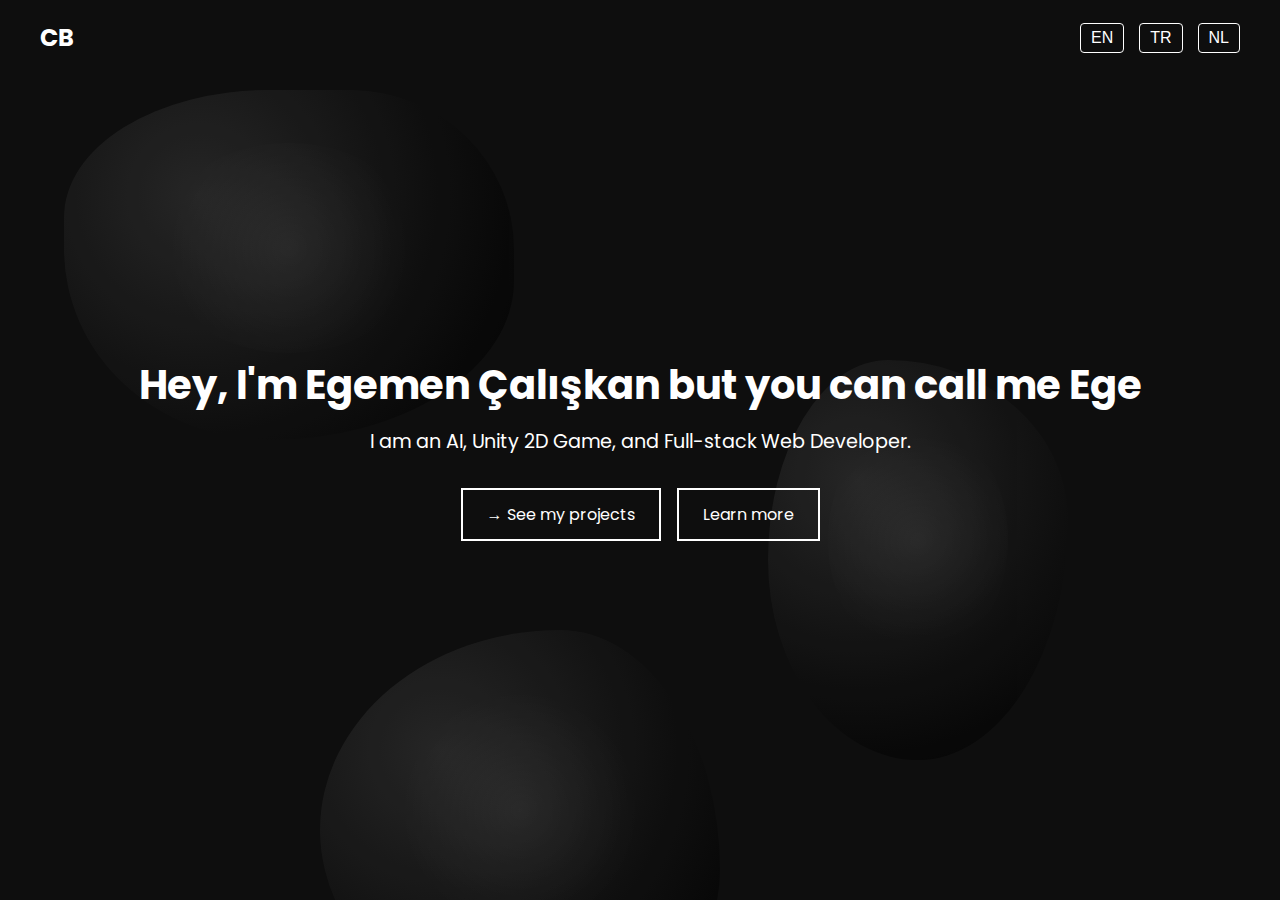
<file: index.html>
<!DOCTYPE html>
<html lang="fr">
<head>
  <meta charset="UTF-8">
  <meta name="viewport" content="width=device-width,initial-scale=1.0">
  <title>Charles Bruyere - Sharlee</title>
  <link rel="preconnect" href="https://fonts.googleapis.com">
  <link rel="preconnect" href="https://fonts.gstatic.com" crossorigin>
  <link 
  href="https://fonts.googleapis.com/css2?family=Poppins:wght@300;400;600&display=swap" rel="stylesheet">
  <link rel="stylesheet" href="styles.css">
</head>
<body>
  <!-- Üst Kısım (Logo & Dil Seçimi) -->
  <header>
    <div class="logo">CB</div>
    <div class="language-toggle">
      <button class="lang-btn" data-lang="en">EN</button>
      <button class="lang-btn" data-lang="tr">TR</button>
      <button class="lang-btn" data-lang="nl">NL</button>
    </div>
  </header>

  <!-- Fareye duyarlı şekilleri koyacağımız alan -->
  <div class="background-shapes">
    <!-- Her bir shape'i ayrı div ile tanımlayacağız -->
    <div class="shape shape1"></div>
    <div class="shape shape2"></div>
    <div class="shape shape3"></div>
  </div>

  <!-- Ana içerik (Hero) -->
  <main class="hero-content">
    <h1 data-key="greeting">Hey, je suis Charles Bruyere<br>mais vous pouvez m'appeler Sharlee</h1>
    <p data-key="description">Je suis designer graphique, UX/UI designer & développeur web front-end</p>
    <div class="buttons">
      <a href="placeholder.html" class="btn nav-link" data-key="projectsBtn">
        → voir mes projets
      </a>
      <a href="#about" class="btn" data-key="aboutBtn">en savoir plus</a>
    </div>
  </main>

  <!-- İleride eklenecek diğer bölümler (örneğin 'projects' ve 'about') -->
  <!-- 
  <section id="projects"> ... </section>
  <section id="about"> ... </section>
  -->

  <script src="script.js"></script>
</body>
</html>
</file>
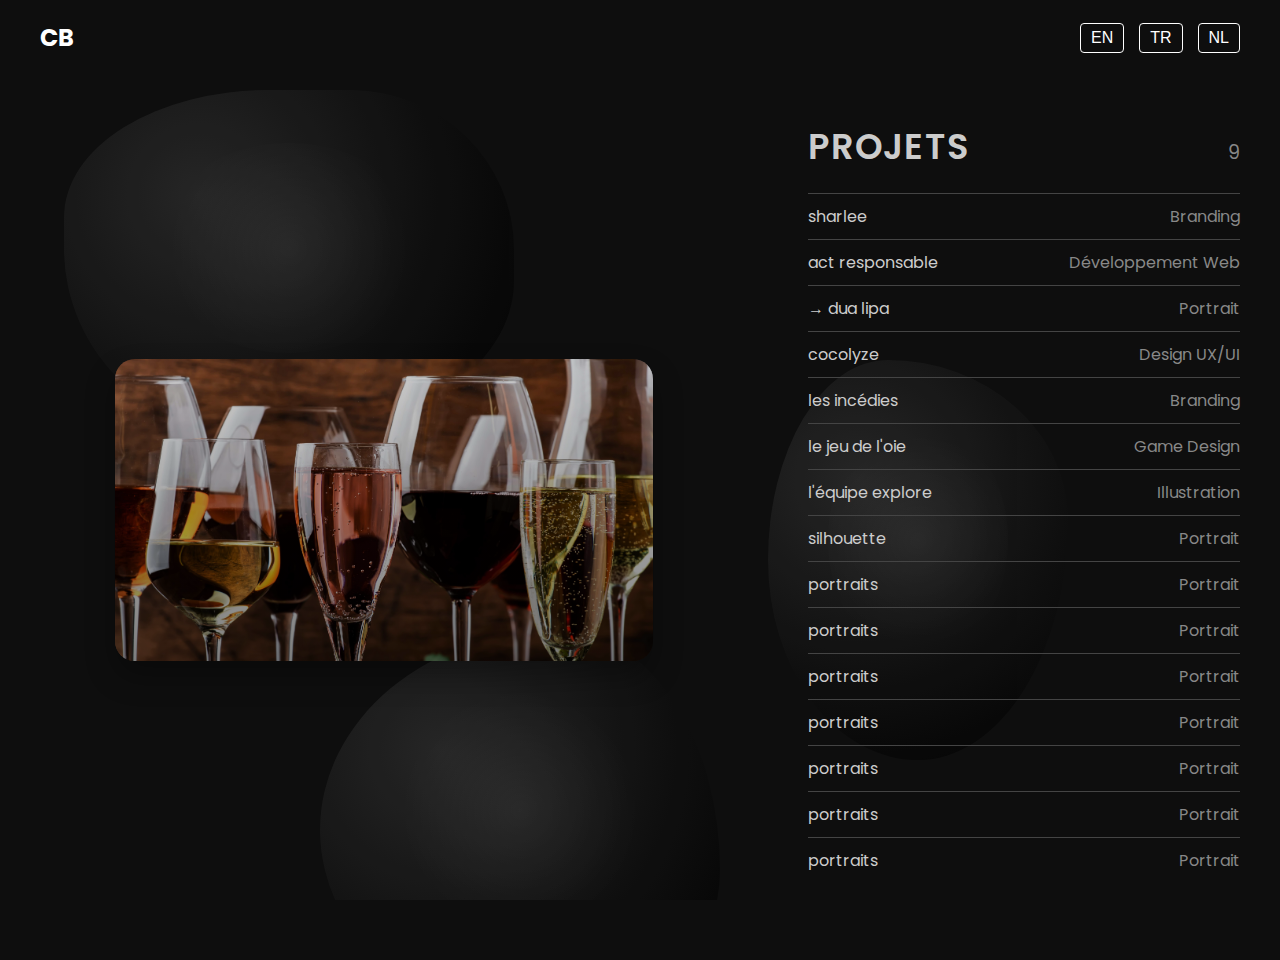
<file: placeholder.html>
<!DOCTYPE html>
<html lang="fr">
<head>
  <meta charset="UTF-8">
  <meta name="viewport" content="width=device-width,initial-scale=1.0">
  <title>Projets - Sharlee</title>
  <link rel="preconnect" href="https://fonts.googleapis.com">
  <link rel="preconnect" href="https://fonts.gstatic.com" crossorigin>
  <link 
    href="https://fonts.googleapis.com/css2?family=Poppins:wght@300;400;600&display=swap" 
    rel="stylesheet">
  <link rel="stylesheet" href="styles.css">
  <link rel="stylesheet" href="https://cdnjs.cloudflare.com/ajax/libs/font-awesome/6.4.0/css/all.min.css" integrity="sha512-p1CmY1Q0Yk/76ScPKGkRka+6tH4aXWurZPvdKjwFqzk9R1Gb1LuWhZL9ZXxwJm+AbHTr6Hyc6jnq5l8cIGzkwg==" crossorigin="anonymous" referrerpolicy="no-referrer" />
</head>
<body>
  <!-- Header (Aynı yapı) -->
  <header>
    <div class="logo">CB</div>
    <div class="language-toggle">
      <button class="lang-btn" data-lang="en">EN</button>
      <button class="lang-btn" data-lang="tr">TR</button>
      <button class="lang-btn" data-lang="nl">NL</button>
    </div>
  </header>

  <!-- Blob’lar -->
  <div class="background-shapes">
    <div class="shape shape1"></div>
    <div class="shape shape2"></div>
    <div class="shape shape3"></div>
  </div>

  

  <!-- Projeler İçeriği -->
  <main class="projects-content">
    <!-- Sol tarafta büyük resim / placeholder alanı -->
    <div class="projects-left-panel">
      <div class="project-preview" id="projectPreview"></div>
    </div>

    <div class="projects-right-panel">
  <!-- Başlık ve proje sayısı aynı satırda -->
  <div class="projects-header">
    <h2 class="projects-title">PROJETS</h2>
    <span class="projects-count">9</span>
  </div>

  <!-- Projeler Listesi -->
  <ul class="projects-list">
    <li class="project-row" data-img="images/slide3.png">
      <span class="project-name">sharlee</span>
      <span class="project-category">Branding</span>
    </li>
    <li class="project-row" data-img="images/slide3.png">
      <span class="project-name">act responsable</span>
      <span class="project-category">Développement Web</span>
    </li>
    <li class="project-row" data-img="images/slide3.png">
      <!-- Örnek: Başına ok koymak için → ekledik -->
      <span class="project-name">→ dua lipa</span>
      <span class="project-category">Portrait</span>
    </li>
    <li class="project-row" data-img="images/slide3.png">
      <span class="project-name">cocolyze</span>
      <span class="project-category">Design UX/UI</span>
    </li>
    <li class="project-row" data-img="images/slide3.png">
      <span class="project-name">les incédies</span>
      <span class="project-category">Branding</span>
    </li>
    <li class="project-row" data-img="images/slide3.png">
      <span class="project-name">le jeu de l'oie</span>
      <span class="project-category">Game Design</span>
    </li>
    <li class="project-row" data-img="images/slide3.png">
      <span class="project-name">l'équipe explore</span>
      <span class="project-category">Illustration</span>
    </li>
    <li class="project-row" data-img="images/slide3.png">
      <span class="project-name">silhouette</span>
      <span class="project-category">Portrait</span>
    </li>
    <li class="project-row" data-img="images/slide3.png">
      <span class="project-name">portraits</span>
      <span class="project-category">Portrait</span>
    </li>
    <li class="project-row" data-img="images/slide3.png">
      <span class="project-name">portraits</span>
      <span class="project-category">Portrait</span>
    </li>
    <li class="project-row" data-img="images/slide3.png">
      <span class="project-name">portraits</span>
      <span class="project-category">Portrait</span>
    </li>
    <li class="project-row" data-img="images/slide3.png">
      <span class="project-name">portraits</span>
      <span class="project-category">Portrait</span>
    </li>
    <li class="project-row" data-img="images/slide3.png">
      <span class="project-name">portraits</span>
      <span class="project-category">Portrait</span>
    </li>
    <li class="project-row" data-img="images/slide3.png">
      <span class="project-name">portraits</span>
      <span class="project-category">Portrait</span>
    </li>
    <li class="project-row" data-img="images/slide3.png">
      <span class="project-name">portraits</span>
      <span class="project-category">Portrait</span>
    </li>
  </ul>
</div>

  </main>

  <script src="script.js"></script>




  
</body>
</html>
</file>
<file: styles.css>
/* Sıfırlama */
* {
  margin: 0;
  padding: 0;
  box-sizing: border-box;
}

/* Genel sayfa ayarları */
html, body {
  width: 100%;
  height: 100%;
  font-family: 'Poppins', sans-serif;
  background-color: #0e0e0e;
  color: #fff;
  overflow: hidden; /* Şekillerin dışarı taşması durumunda yatay scrollbar görünmesin */
  position: relative;
}

/* Üst Kısım (Header) */
header {
  position: absolute;
  top: 20px;
  left: 0;
  width: 100%;
  padding: 0 40px;
  display: flex;
  justify-content: space-between;
  z-index: 10; /* Şekillerin altında kalmaması için */
}

.logo {
  font-weight: bold;
  font-size: 1.5rem;
}

.language-toggle {
  display: flex;
  gap: 15px;
  align-items: center;
}

.lang-btn {
  background: transparent;
  border: 1px solid #fff;
  color: #fff;
  padding: 5px 10px;
  font-size: 1rem;
  border-radius: 4px;
  cursor: pointer;
  transition: background 0.3s ease, color 0.3s ease, transform 0.2s ease;
}

.lang-btn:hover {
  background: #fff;
  color: #0e0e0e;
  transform: scale(1.05);
}

.lang-btn:focus {
  outline: none;
  background: rgba(255, 255, 255, 0.3);
}


/* Fareye duyarlı şekillerin kapsayıcısı */
.background-shapes {
  position: absolute;
  top: 0;
  left: 0;
  width: 100%;
  height: 100%;
  overflow: hidden;
  z-index: 1;
}

/* Şekillerin temel stilleri (blob hissi için) */
.shape {
  position: relative;
  /* width, height ve border-radius üstteki gibi shape1, shape2, shape3’te özelleşecek */
  background: radial-gradient(
    circle at 30% 30%,
    #2a2a2a 0%,
    #0f0f0f 60%,
    #000000 100%
  );
  opacity: 0.85;
  z-index: 1;
  transition: transform 0.2s ease-out;
}

.shape1 {
  width: 450px;
  height: 350px;
  /* Her köşeye farklı radius vererek organik bir form yaratıyoruz */
  border-radius: 50% 40% 60% 50% / 40% 50% 50% 60%;
  top: 10%;
  left: 5%;
  position: absolute; 
  animation: shapeEnter 1s ease-out forwards;
  animation-delay: 0.3s; /* Biraz gecikmeyle başlasın */

}

.shape2 {
  width: 300px;
  height: 400px;
  border-radius: 40% 60% 50% 50% / 50% 40% 60% 50%;
  top: 40%;
  left: 60%;
  animation: shapeEnter 1s ease-out forwards;
  animation-delay: 0.6s; /* Biraz gecikmeyle başlasın */
  position: absolute; 


}

.shape3 {
  width: 400px;
  height: 400px;
  border-radius: 60% 40% 40% 60% / 50% 60% 40% 50%;
  top: 70%;
  left: 25%;
  animation: shapeEnter 1s ease-out forwards;
  animation-delay: 0.9s; /* Biraz gecikmeyle başlasın */
  position: absolute; 


}

.shape::before {
  content: "";
  position: absolute;
  top: 15%;
  left: 20%;
  width: 60%;
  height: 60%;
  border-radius: 50%;
  background: radial-gradient(
    circle,
    rgba(255, 255, 255, 0.07),
    rgba(0, 0, 0, 0) 70%
  );
}

/* Geçiş animasyonu için blob'ların dönüşüm ayarı */
.shape.transition-active {
  transform: scale(10); /* Bu değeri, blob'ların tüm ekranı kaplaması için ayarlayın */
  transition: transform 1s ease-in-out;
}


/* Giriş animasyonu tanımı */
@keyframes shapeEnter {
  0% {
    /* transform: translateY(50px) scale(0.5); */
    opacity: 0;
  }
  100% {
    /* transform: translateY(0) scale(1); */
    opacity: 1;
  }
}


/* Hero içeriği */
.hero-content {
  position: relative;
  z-index: 2; /* Şekillerin üstünde dursun */
  display: flex;
  flex-direction: column;
  align-items: center;
  justify-content: center;
  height: 100vh; 
  text-align: center;
  padding: 0 20px;
}

.hero-content h1 {
  font-size: 2.5rem;
  line-height: 1.3;
  margin-bottom: 1rem;
}

.hero-content p {
  font-size: 1.2rem;
  margin-bottom: 2rem;
}

/* Butonlar */
.buttons {
  display: flex;
  gap: 1rem;
}

.btn {
  text-decoration: none;
  color: #fff;
  border: 2px solid #fff;
  padding: 0.75rem 1.5rem;
  transition: background-color 0.3s, color 0.3s;
  font-size: 1rem;
}

.btn:hover {
  background-color: #fff;
  color: #0e0e0e;
}

/* Projeler İçeriği */
.projects-content {
  position: relative;
  z-index: 2;
  display: flex;
  width: 100%;
  height: 100vh;
  margin-top: 60px; /* Header’ın kapladığı alan kadar boşluk */
}

/* Soldaki panel */
.projects-left-panel {
  width: 60%;
  height: 100vh;
  /* background-color: #1e1e1e; */
  border-top-right-radius: 40px;
  border-bottom-right-radius: 40px;
  display: flex;
  justify-content: center;
  align-items: center;
  }

.project-preview {
  position: relative;
  width: 70%;              /* Daha küçük yap */
  aspect-ratio: 16 / 9;    /* Örnek: 16:9 en-boy oranı */
  /* height: 70%;             Daha küçük yap */
  border-radius: 20px;     /* Kenarları yumuşat */
  overflow: hidden;
  background-color: #2c2c2c;
  background-size: cover;  /* Resmi kaplayacak şekilde ayarla */
  background-position: center;
  background-repeat: no-repeat;
  box-shadow: 0 15px 30px rgba(0, 0, 0, 0.3); /* Yumuşak bir gölge */
  transition: 
  opacity 0.7s ease;    /* opacity animasyonu */
  opacity: 1;                 /* Başlangıçta görünür olsun */
  margin: auto;
  
}

.project-preview::after {
  content: "";
  position: absolute;
  top: 0; left: 0;
  width: 100%; height: 100%;
  background: linear-gradient(rgba(0,0,0,0.2), rgba(0,0,0,0.5));
  /* Degrade veya sabit bir yarı saydam renk */
  pointer-events: none;
}

@keyframes smoothScaleUp {
  from {
    transform: scale(1);
  }
  to {
    transform: scale(1.02);
  }
}

.project-preview:hover {
  animation: smoothScaleUp 0.3s ease-in-out forwards; /* Hover olduğunda büyütme animasyonu */
}
/* Sağ paneli daha “estetik” yapmak için ayarlar */
.projects-right-panel {
  width: 40%;
  /* Arka planı istersen transparan bırak veya koyu bir renk ver */
  /* background-color: #151515; */
  padding: 60px 40px;      /* İç boşlukları arttırarak ferah görünüm */
  display: flex;
  flex-direction: column;
  justify-content: flex-start;
  /* align-items: flex-start;  metinleri sola yaslamak istersen */
  color: #ccc;             /* Yazı rengi (isteğe göre) */
}

/* Başlık ve proje sayısı */
.projects-header {
  display: flex;
  justify-content: space-between;  /* “PROJETS” solda, “9” sağda */
  align-items: baseline;
  margin-bottom: 20px;             /* Listeyle araya boşluk */
}

.projects-title {
  font-size: 2.2rem;        /* Başlık boyutu */
  font-weight: 600;         /* Kalınlık */
  letter-spacing: 0.05em;   /* Harfler arası boşluk */
  text-transform: uppercase; /* Büyük harf */
}

.projects-count {
  font-size: 1.2rem;
  color: #888;              /* Sayıyı hafif soluk yap */
}

/* Liste (çizgili stil) */
.projects-list {
  list-style: none;
  margin: 0;
  padding: 0;
  border-top: 1px solid #444; /* Üstte ince bir çizgi */
}

/* Her satır, sol ve sağ alan (isim ve kategori) */
.project-row {
  display: flex;
  justify-content: space-between; /* Solda proje adı, sağda kategori */
  align-items: center;
  padding: 10px 0;                /* Satır yüksekliği */
  border-bottom: 1px solid #444;  /* Alt çizgi */
  transition: color 0.3s;
}

/* Son satırda alt çizgiyi kaldırmak istersen */
.project-row:last-child {
  border-bottom: none;
}

.project-name {
  font-size: 1rem;
  /* text-transform: lowercase; // İstersen hepsini küçük yap */
  /* veya text-transform: capitalize; // kelimelerin baş harfi büyük */
}

.project-category {
  font-size: 1rem;
  color: #888;
}

.project-row:hover {
  color: #fff; /* Hover’da hem name hem category beyaza döner */
}
</file>
